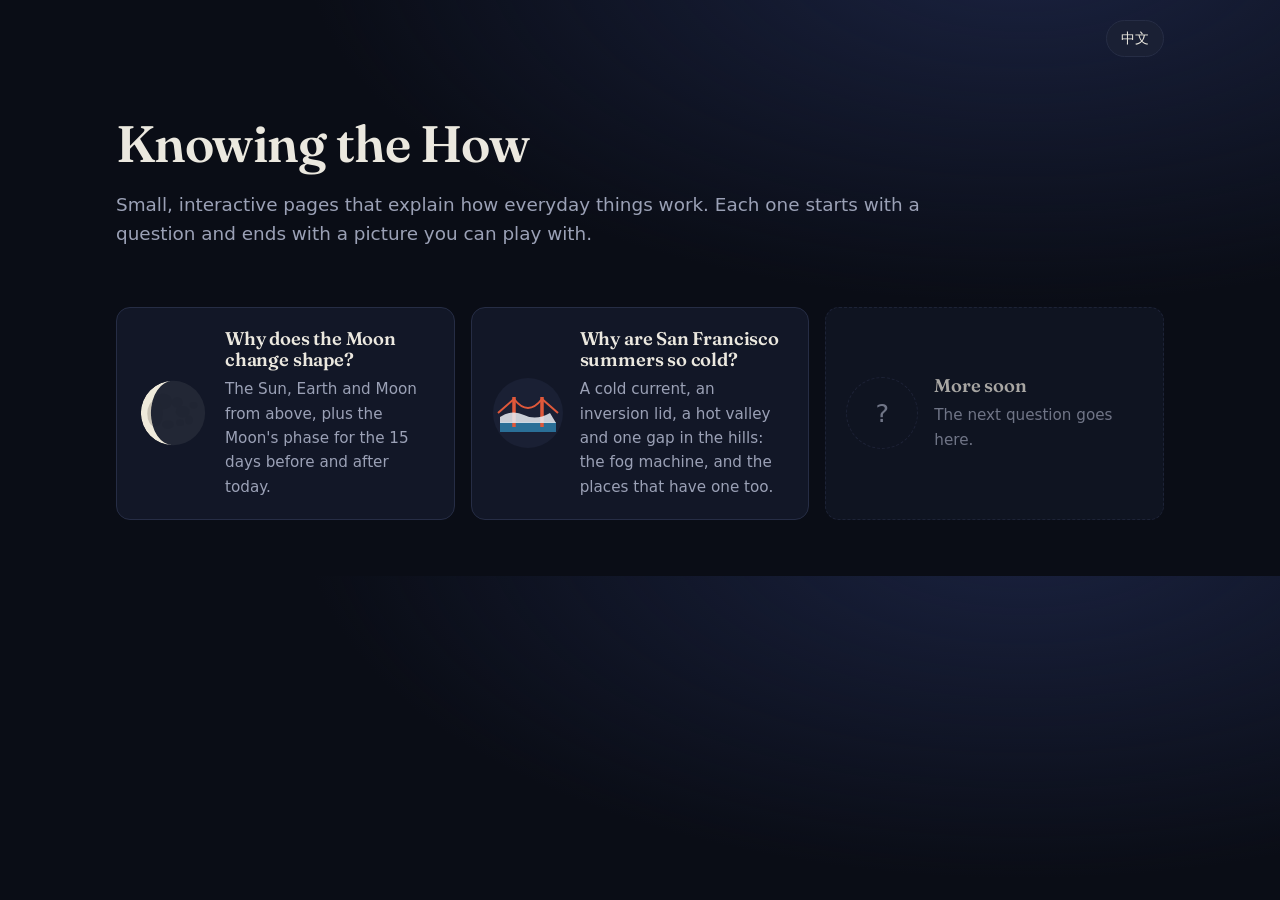
<file: index.html>
<!doctype html>
<html lang="en" data-i18n-title="site.title">
<head>
  <meta charset="utf-8">
  <meta name="viewport" content="width=device-width, initial-scale=1">
  <title>Knowing the How</title>
  <meta name="description" content="Small interactive pages that explain how everyday things actually work.">
  <link rel="preconnect" href="https://fonts.googleapis.com">
  <link rel="preconnect" href="https://fonts.gstatic.com" crossorigin>
  <link href="https://fonts.googleapis.com/css2?family=Fraunces:opsz,wght@9..144,600&display=swap" rel="stylesheet">
  <link rel="stylesheet" href="assets/style.css">
  <style>
    .hero { padding: 48px 0 40px; }
    .topbar { justify-content: flex-end; }
    .topics {
      display: grid;
      grid-template-columns: repeat(auto-fill, minmax(260px, 1fr));
      gap: 16px;
      padding-bottom: 56px;
    }
    .topic {
      display: flex;
      gap: 16px;
      align-items: center;
      text-decoration: none;
      color: inherit;
      transition: border-color .15s, transform .15s;
    }
    a.topic:hover { border-color: var(--sun); transform: translateY(-2px); }
    .topic .icon { flex: none; width: 72px; height: 72px; }
    .topic p { margin: 0; color: var(--muted); font-size: 0.95rem; }
    .topic.soon { border-style: dashed; opacity: 0.7; }
    .topic.soon .icon {
      display: grid; place-items: center;
      border: 1px dashed var(--border); border-radius: 50%;
      color: var(--muted); font-size: 1.6rem;
    }
  </style>
</head>
<body>
  <main class="wrap">
    <div class="topbar">
      <button class="lang-toggle" type="button">中文</button>
    </div>
    <header class="hero">
      <h1 data-i18n="site.title">Knowing the How</h1>
      <p class="lede" data-i18n="site.lede">Small, interactive pages that explain how everyday things work. Each one starts with a question and ends with a picture you can play with.</p>
    </header>

    <div class="topics">
      <a class="card topic" href="moon-phases/index.html">
        <div class="icon" id="tonight-moon"></div>
        <div>
          <h3 data-i18n="moon.h">Why does the Moon change shape?</h3>
          <p data-i18n="moon.p">The Sun, Earth and Moon from above, plus the Moon's phase for the 15 days before and after today.</p>
        </div>
      </a>
      <a class="card topic" href="sf-climate/index.html">
        <svg class="icon" viewBox="0 0 72 72" aria-hidden="true">
          <circle cx="36" cy="36" r="35" fill="#1a2034"/>
          <path d="M8,50 L64,50" stroke="#2a6f97" stroke-width="10"/>
          <path d="M22,50 L22,20 M50,50 L50,20" stroke="#e0583a" stroke-width="3.5"/>
          <path d="M6,36 Q22,22 22,22 Q36,40 50,22 Q66,36 66,36" fill="none" stroke="#e0583a" stroke-width="2"/>
          <path d="M8,40 Q20,32 32,38 T58,36 L64,46 L8,46 Z" fill="#e9edf2" opacity=".85"/>
        </svg>
        <div>
          <h3 data-i18n="sf.h">Why are San Francisco summers so cold?</h3>
          <p data-i18n="sf.p">A cold current, an inversion lid, a hot valley and one gap in the hills: the fog machine, and the places that have one too.</p>
        </div>
      </a>
      <div class="card topic soon">
        <div class="icon">?</div>
        <div>
          <h3 data-i18n="soon.h">More soon</h3>
          <p data-i18n="soon.p">The next question goes here.</p>
        </div>
      </div>
    </div>
  </main>

  <script src="assets/i18n.js"></script>
  <script src="assets/moon.js"></script>
  <script>
    I18n.add({
      en: {
        'site.title': 'Knowing the How',
        'site.lede': 'Small, interactive pages that explain how everyday things work. Each one starts with a question and ends with a picture you can play with.',
        'moon.h': 'Why does the Moon change shape?',
        'moon.p': "The Sun, Earth and Moon from above, plus the Moon's phase for the 15 days before and after today.",
        'moon.tonight': 'Tonight: {phase}',
        'sf.h': 'Why are San Francisco summers so cold?',
        'sf.p': 'A cold current, an inversion lid, a hot valley and one gap in the hills: the fog machine, and the places that have one too.',
        'soon.h': 'More soon',
        'soon.p': 'The next question goes here.',
        'phase.new': 'New Moon', 'phase.waxingCrescent': 'Waxing Crescent', 'phase.firstQuarter': 'First Quarter',
        'phase.waxingGibbous': 'Waxing Gibbous', 'phase.full': 'Full Moon', 'phase.waningGibbous': 'Waning Gibbous',
        'phase.lastQuarter': 'Last Quarter', 'phase.waningCrescent': 'Waning Crescent',
      },
      zh: {
        'site.title': '知其所以然',
        'site.lede': '一些小小的互动页面，解释身边事物背后的原理。每一页都从一个问题开始，最后给你一张可以动手玩的图。',
        'moon.h': '月亮为什么会有阴晴圆缺？',
        'moon.p': '从上方看太阳、地球和月亮，以及今天前后各 15 天的月相。',
        'moon.tonight': '今晚：{phase}',
        'sf.h': '旧金山的夏天为什么这么冷？',
        'sf.p': '寒流、逆温层、炎热的谷地和山间的一个缺口：一台造雾机，以及世界上其他拥有它的地方。',
        'soon.h': '敬请期待',
        'soon.p': '下一个问题，就在这里。',
        'phase.new': '新月', 'phase.waxingCrescent': '蛾眉月', 'phase.firstQuarter': '上弦月',
        'phase.waxingGibbous': '盈凸月', 'phase.full': '满月', 'phase.waningGibbous': '亏凸月',
        'phase.lastQuarter': '下弦月', 'phase.waningCrescent': '残月',
      },
    });

    const E = MoonKit.elongation(new Date());
    const drawMoon = () => {
      const phase = I18n.t('phase.' + MoonKit.phaseKey(E));
      document.getElementById('tonight-moon').innerHTML =
        MoonKit.moonSVG(E, { label: I18n.t('moon.tonight', { phase }) });
    };
    I18n.onChange(drawMoon);
    I18n.apply();
    drawMoon();
  </script>
</body>
</html>
</file>
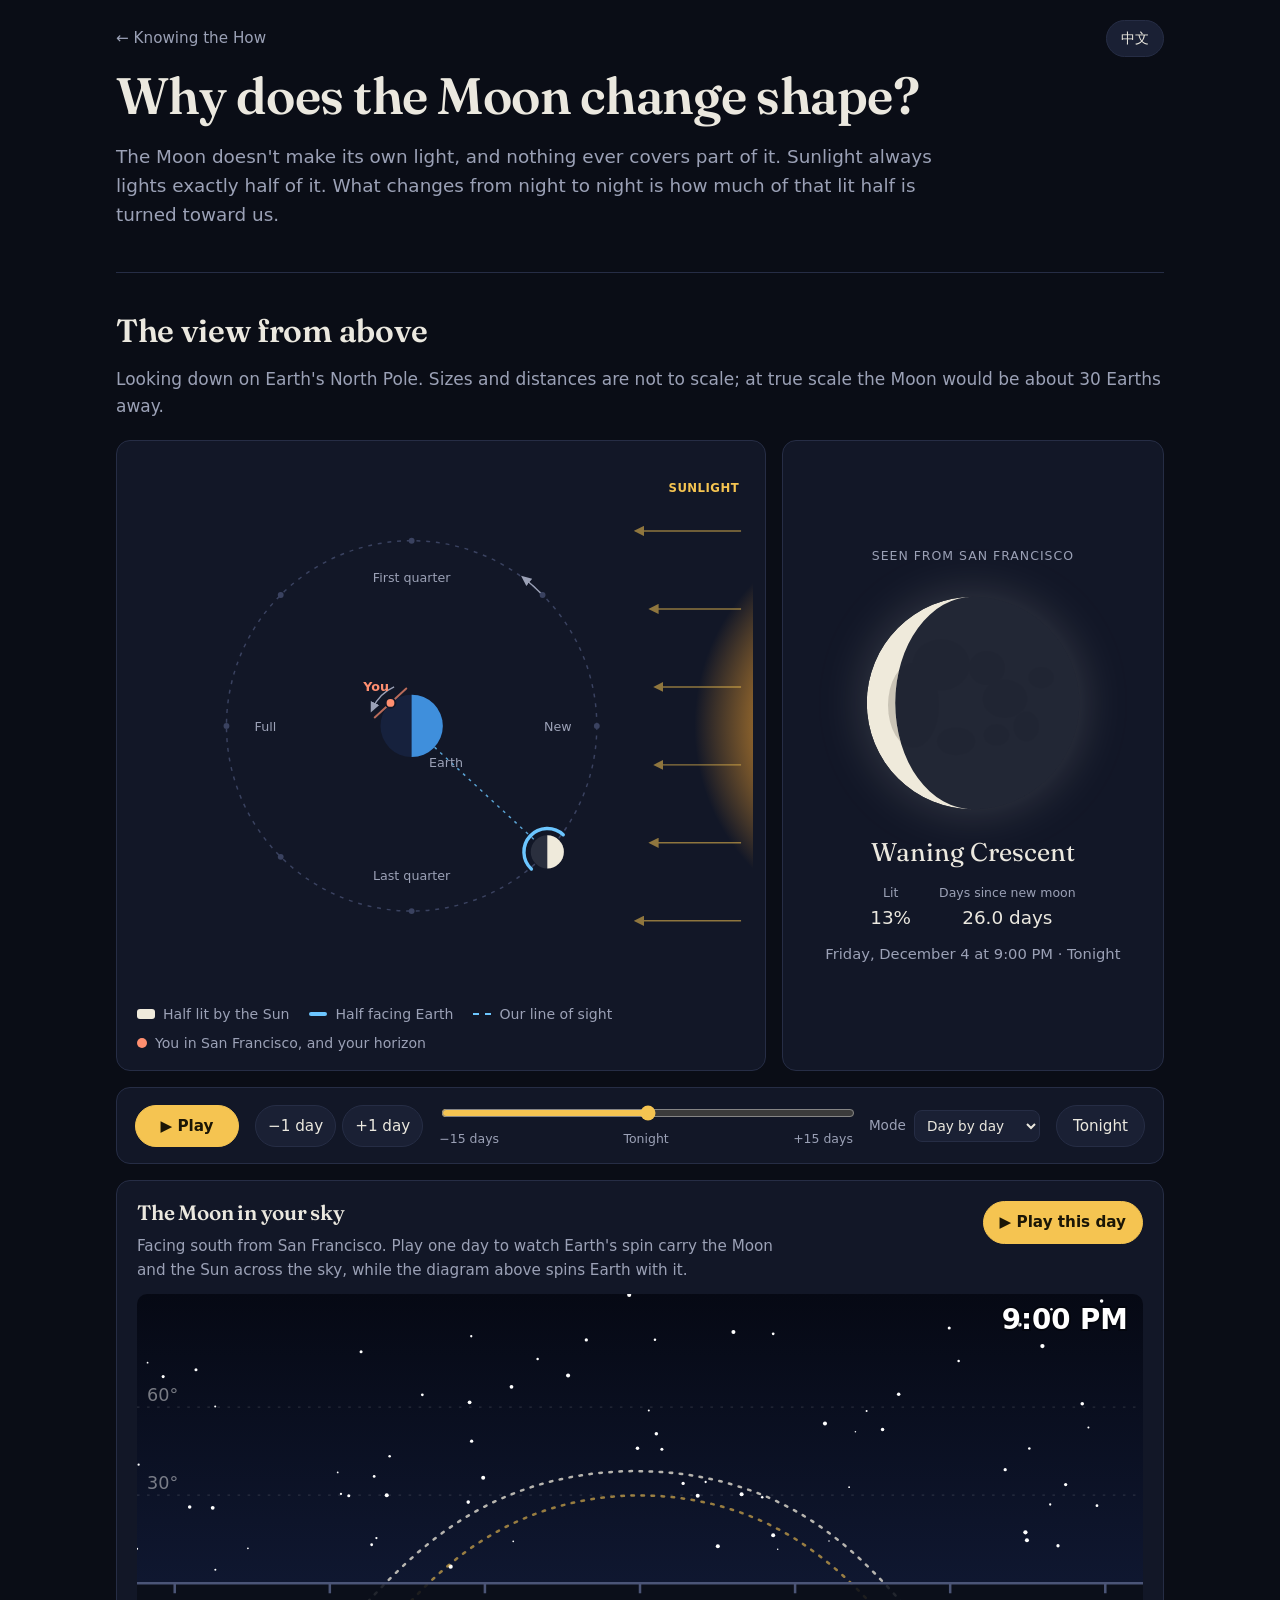
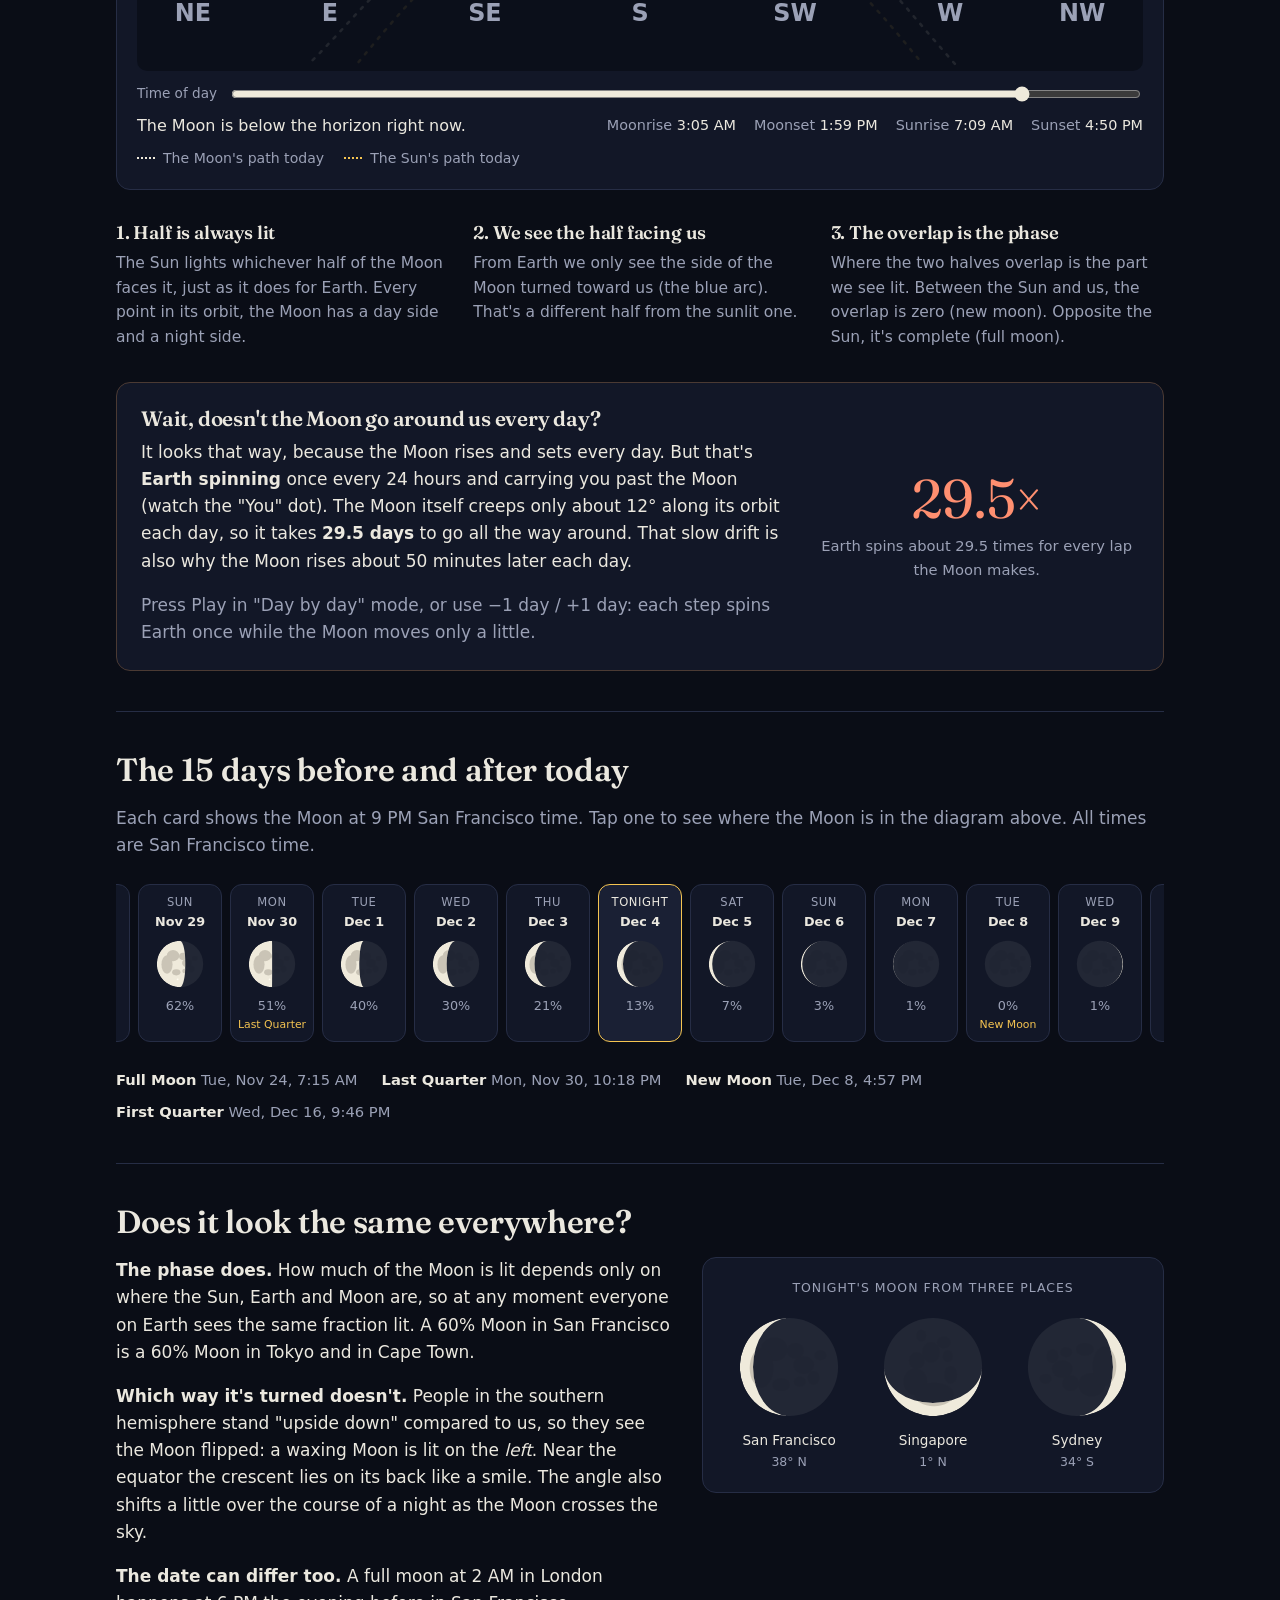
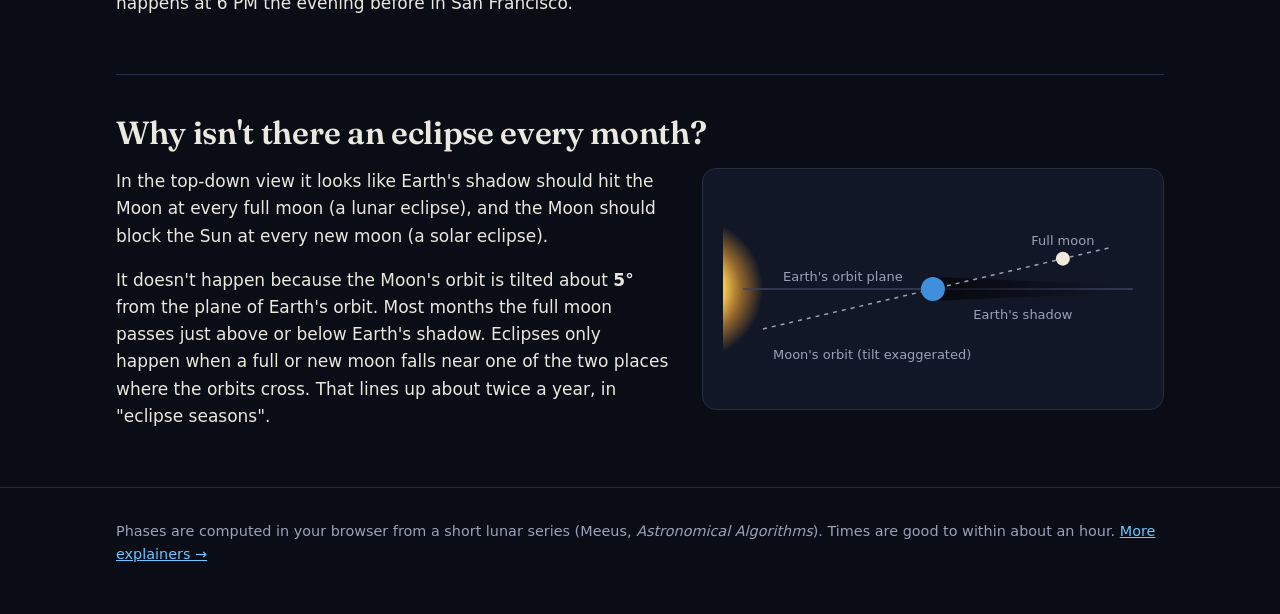
<file: moon-phases/index.html>
<!doctype html>
<html lang="en" data-i18n-title="title">
<head>
  <meta charset="utf-8">
  <meta name="viewport" content="width=device-width, initial-scale=1">
  <title>Moon Phases · Knowing the How</title>
  <meta name="description" content="Why the Moon changes shape: the Sun, Earth and Moon from above, and the Moon's phase for 15 days either side of today.">
  <link rel="preconnect" href="https://fonts.googleapis.com">
  <link rel="preconnect" href="https://fonts.gstatic.com" crossorigin>
  <link href="https://fonts.googleapis.com/css2?family=Fraunces:opsz,wght@9..144,600&display=swap" rel="stylesheet">
  <link rel="stylesheet" href="../assets/style.css">
  <link rel="stylesheet" href="moon.css">
</head>
<body>
  <main class="wrap">
    <div class="topbar">
      <a class="back" href="../index.html" data-i18n="back">← Knowing the How</a>
      <button class="lang-toggle" type="button">中文</button>
    </div>

    <header class="page">
      <h1 data-i18n="h1">Why does the Moon change shape?</h1>
      <p class="lede" data-i18n="lede">The Moon doesn't make its own light, and nothing ever covers part of it. Sunlight always lights exactly half of it. What changes from night to night is how much of that lit half is turned toward us.</p>
    </header>

    <!-- 1. The geometry -->
    <section id="geometry">
      <h2 data-i18n="geo.h2">The view from above</h2>
      <p class="muted" data-i18n="geo.note">Looking down on Earth's North Pole. Sizes and distances are not to scale; at true scale the Moon would be about 30 Earths away.</p>

      <div class="stage">
        <div class="card diagram-card">
          <svg id="orbit" viewBox="0 0 640 560" role="img" aria-labelledby="orbit-title">
            <title id="orbit-title" data-i18n="svg.title">Top-down diagram of the Sun, Earth and Moon</title>
            <defs>
              <radialGradient id="sun-glow">
                <stop offset="0%" stop-color="#fff4c8"/>
                <stop offset="45%" stop-color="#f5c451"/>
                <stop offset="70%" stop-color="#f0a030" stop-opacity="0.55"/>
                <stop offset="100%" stop-color="#f0a030" stop-opacity="0"/>
              </radialGradient>
              <marker id="ray-head" viewBox="0 0 10 10" refX="8" refY="5" markerWidth="7" markerHeight="7" orient="auto-start-reverse">
                <path d="M0,0 L10,5 L0,10 z" fill="#f5c451"/>
              </marker>
              <marker id="orbit-head" viewBox="0 0 10 10" refX="5" refY="5" markerWidth="8" markerHeight="8" orient="auto">
                <path d="M0,1 L9,5 L0,9 z" fill="#9ba1b6"/>
              </marker>
            </defs>

            <!-- Sun, off to the right -->
            <circle cx="790" cy="280" r="210" fill="url(#sun-glow)"/>
            <text x="626" y="40" class="svg-label sun-label" text-anchor="end" data-i18n="svg.sunlight">Sunlight</text>
            <g class="rays">
              <line x1="628" y1="80" x2="520" y2="80"/>
              <line x1="628" y1="160" x2="535" y2="160"/>
              <line x1="628" y1="240" x2="540" y2="240"/>
              <line x1="628" y1="320" x2="540" y2="320"/>
              <line x1="628" y1="400" x2="535" y2="400"/>
              <line x1="628" y1="480" x2="520" y2="480"/>
            </g>

            <!-- Moon's orbit -->
            <circle cx="290" cy="280" r="190" class="orbit-path"/>
            <path d="M 424.35,145.65 A 190 190 0 0 0 406,129" class="orbit-dir" marker-end="url(#orbit-head)"/>
            <g class="ticks" id="ticks"></g>
            <text x="440" y="285" class="svg-label" text-anchor="middle" data-i18n="svg.new">New</text>
            <text x="290" y="132" class="svg-label" text-anchor="middle" data-i18n="svg.first">First quarter</text>
            <text x="140" y="285" class="svg-label" text-anchor="middle" data-i18n="svg.full">Full</text>
            <text x="290" y="438" class="svg-label" text-anchor="middle" data-i18n="svg.last">Last quarter</text>

            <!-- Line of sight -->
            <line id="sightline" x1="290" y1="280" x2="290" y2="280" class="sightline"/>

            <!-- Earth: the half facing the Sun is day -->
            <g transform="translate(290 280)">
              <circle r="32" fill="#16213d"/>
              <path d="M0,-32 A32,32 0 0 1 0,32 Z" fill="#3f8fdc"/>
              <path d="M -18,-40 A 44 44 0 0 0 -40,-18" class="spin" marker-end="url(#orbit-head)"/>
            </g>
            <text id="earth-label" x="290" y="336" class="svg-label" text-anchor="middle" data-i18n="svg.earth">Earth</text>

            <!-- You, carried around once a day by Earth's spin -->
            <g id="observer">
              <line id="horizon" class="horizon"/>
              <circle id="you-dot" r="5" class="you-dot"/>
              <text id="you-label" class="svg-label you-label" text-anchor="middle" data-i18n="svg.you">You</text>
            </g>

            <!-- Moon: lit half always faces the Sun; the blue arc is the half facing Earth -->
            <g id="moon-g" transform="translate(480 280)">
              <circle r="17" fill="#2a2f3e"/>
              <path d="M0,-17 A17,17 0 0 1 0,17 Z" fill="#efeadb"/>
              <g id="near-arc">
                <path d="M0,-24 A24,24 0 0 0 0,24" class="near-arc"/>
              </g>
            </g>
          </svg>

          <ul class="legend">
            <li><span class="sw sw-lit"></span><span data-i18n="legend.lit">Half lit by the Sun</span></li>
            <li><span class="sw sw-near"></span><span data-i18n="legend.near">Half facing Earth</span></li>
            <li><span class="sw sw-sight"></span><span data-i18n="legend.sight">Our line of sight</span></li>
            <li><span class="sw sw-you"></span><span data-i18n="legend.you">You in San Francisco, and your horizon</span></li>
          </ul>
        </div>

        <div class="card view-card">
          <div class="view-title" data-i18n="view.title">Seen from San Francisco</div>
          <div id="view-moon" class="view-moon"></div>
          <div id="phase-name" class="phase-name">–</div>
          <dl class="stats">
            <div><dt data-i18n="stat.lit">Lit</dt><dd id="phase-pct">–</dd></div>
            <div><dt data-i18n="stat.age">Days since new moon</dt><dd id="phase-age">–</dd></div>
          </dl>
          <div id="phase-date" class="phase-date">–</div>
        </div>
      </div>

      <div class="controls card">
        <button id="play" class="primary" type="button">▶ Play</button>
        <div class="step-btns">
          <button id="prev-day" type="button" data-i18n="prevDay" data-i18n-attr="aria-label:prevDay.aria">−1 day</button>
          <button id="next-day" type="button" data-i18n="nextDay" data-i18n-attr="aria-label:nextDay.aria">+1 day</button>
        </div>
        <div class="slider-wrap">
          <input id="slider" type="range" min="-15" max="15" step="0.01" value="0" data-i18n-attr="aria-label:slider.aria">
          <div class="slider-scale">
            <span data-i18n="scale.minus">−15 days</span>
            <span data-i18n="tonight">Tonight</span>
            <span data-i18n="scale.plus">+15 days</span>
          </div>
        </div>
        <label class="speed">
          <span data-i18n="speed">Mode</span>
          <select id="speed">
            <option value="step" data-i18n="speed.step" selected>Day by day</option>
            <option value="0.25" data-i18n="speed.slow">6 hours / sec</option>
            <option value="1" data-i18n="speed.mid">1 day / sec</option>
            <option value="3" data-i18n="speed.fast">3 days / sec</option>
          </select>
        </label>
        <button id="today" type="button" data-i18n="tonight">Tonight</button>
      </div>

      <div class="card sky-card">
        <div class="sky-head">
          <div>
            <h3 data-i18n="sky.h">The Moon in your sky</h3>
            <p class="muted" data-i18n="sky.note">Facing south from San Francisco. Play one day to watch Earth's spin carry the Moon and the Sun across the sky, while the diagram above spins Earth with it.</p>
          </div>
          <button id="sky-play" class="primary" type="button">▶ Play this day</button>
        </div>
        <svg id="sky" viewBox="0 0 800 300" role="img" aria-labelledby="sky-title">
          <title id="sky-title" data-i18n="sky.title">The sky facing south from San Francisco</title>
          <defs>
            <linearGradient id="sky-grad" x1="0" y1="0" x2="0" y2="1">
              <stop id="sky-top" offset="0" stop-color="#060914"/>
              <stop id="sky-bottom" offset="1" stop-color="#0f1730"/>
            </linearGradient>
            <radialGradient id="sky-sun-glow">
              <stop offset="0%" stop-color="#fff6d0"/>
              <stop offset="40%" stop-color="#f5c451"/>
              <stop offset="100%" stop-color="#f5c451" stop-opacity="0"/>
            </radialGradient>
          </defs>
          <rect width="800" height="230" fill="url(#sky-grad)"/>
          <g id="stars" class="stars"></g>
          <g id="alt-grid" class="alt-grid"></g>
          <path id="sun-track" class="sun-track"/>
          <path id="moon-track" class="moon-track"/>
          <g id="sky-sun"><circle r="26" fill="url(#sky-sun-glow)"/><circle r="10" fill="#fff1bf"/></g>
          <g id="sky-moon"></g>
          <rect y="230" width="800" height="70" class="ground"/>
          <line x1="0" x2="800" y1="230" y2="230" class="horizon-line"/>
          <g id="compass" class="compass"></g>
          <text id="sky-clock" x="788" y="28" class="sky-clock" text-anchor="end">–</text>
        </svg>
        <div class="sky-foot">
          <label class="time-of-day">
            <span data-i18n="sky.time">Time of day</span>
            <input id="sky-time" type="range" min="0" max="23.98" step="0.01" value="21" data-i18n-attr="aria-label:sky.time">
          </label>
          <div id="sky-status" class="sky-status">–</div>
          <ul id="sky-times" class="sky-times"></ul>
          <ul class="legend sky-legend">
            <li><span class="sw sw-moon-track"></span><span data-i18n="sky.moonPath">The Moon's path today</span></li>
            <li><span class="sw sw-sun-track"></span><span data-i18n="sky.sunPath">The Sun's path today</span></li>
          </ul>
        </div>
      </div>

      <div class="explain">
        <div>
          <h3 data-i18n="ex1.h">1. Half is always lit</h3>
          <p data-i18n="ex1.p">The Sun lights whichever half of the Moon faces it, just as it does for Earth. Every point in its orbit, the Moon has a day side and a night side.</p>
        </div>
        <div>
          <h3 data-i18n="ex2.h">2. We see the half facing us</h3>
          <p data-i18n="ex2.p">From Earth we only see the side of the Moon turned toward us (the blue arc). That's a different half from the sunlit one.</p>
        </div>
        <div>
          <h3 data-i18n="ex3.h">3. The overlap is the phase</h3>
          <p data-i18n="ex3.p">Where the two halves overlap is the part we see lit. Between the Sun and us, the overlap is zero (new moon). Opposite the Sun, it's complete (full moon).</p>
        </div>
      </div>

      <div class="card daily">
        <div class="daily-text">
          <h3 data-i18n="daily.h">Wait, doesn't the Moon go around us every day?</h3>
          <p data-i18n="daily.p">It looks that way, because the Moon rises and sets every day. But that's <strong>Earth spinning</strong> once every 24 hours and carrying you past the Moon (watch the "You" dot). The Moon itself creeps only about 12° along its orbit each day, so it takes <strong>29.5 days</strong> to go all the way around. That slow drift is also why the Moon rises about 50 minutes later each day.</p>
          <p class="muted" data-i18n="daily.tip">Press Play in "Day by day" mode, or use −1 day / +1 day: each step spins Earth once while the Moon moves only a little.</p>
        </div>
        <div class="daily-stat">
          <div class="big">29.5×</div>
          <div class="muted" data-i18n="daily.bigLabel">Earth spins about 29.5 times for every lap the Moon makes.</div>
        </div>
      </div>
    </section>

    <!-- 2. ±15 days -->
    <section id="calendar">
      <h2 data-i18n="cal.h2">The 15 days before and after today</h2>
      <p class="muted" data-i18n="cal.note">Each card shows the Moon at 9 PM San Francisco time. Tap one to see where the Moon is in the diagram above. All times are San Francisco time.</p>
      <div id="strip" class="strip" role="list"></div>
      <ul id="events" class="events"></ul>
    </section>

    <!-- 3. Location -->
    <section id="location">
      <h2 data-i18n="loc.h2">Does it look the same everywhere?</h2>
      <div class="two-col">
        <div>
          <p data-i18n="loc.p1"><strong>The phase does.</strong> How much of the Moon is lit depends only on where the Sun, Earth and Moon are, so at any moment everyone on Earth sees the same fraction lit. A 60% Moon in San Francisco is a 60% Moon in Tokyo and in Cape Town.</p>
          <p data-i18n="loc.p2"><strong>Which way it's turned doesn't.</strong> People in the southern hemisphere stand "upside down" compared to us, so they see the Moon flipped: a waxing Moon is lit on the <em>left</em>. Near the equator the crescent lies on its back like a smile. The angle also shifts a little over the course of a night as the Moon crosses the sky.</p>
          <p data-i18n="loc.p3"><strong>The date can differ too.</strong> A full moon at 2 AM in London happens at 6 PM the evening before in San Francisco.</p>
        </div>
        <div class="card hemi">
          <div class="view-title" data-i18n="loc.cardTitle">Tonight's Moon from three places</div>
          <div id="hemi" class="hemi-row"></div>
        </div>
      </div>
    </section>

    <!-- 4. Eclipses -->
    <section id="eclipse">
      <h2 data-i18n="ecl.h2">Why isn't there an eclipse every month?</h2>
      <div class="two-col">
        <div>
          <p data-i18n="ecl.p1">In the top-down view it looks like Earth's shadow should hit the Moon at every full moon (a lunar eclipse), and the Moon should block the Sun at every new moon (a solar eclipse).</p>
          <p data-i18n="ecl.p2">It doesn't happen because the Moon's orbit is tilted about <strong>5°</strong> from the plane of Earth's orbit. Most months the full moon passes just above or below Earth's shadow. Eclipses only happen when a full or new moon falls near one of the two places where the orbits cross. That lines up about twice a year, in "eclipse seasons".</p>
        </div>
        <div class="card">
          <svg viewBox="0 0 420 200" role="img" aria-labelledby="tilt-title" class="tilt-svg">
            <title id="tilt-title" data-i18n="ecl.svgTitle">Side view: the Moon's tilted orbit usually misses Earth's shadow</title>
            <defs>
              <linearGradient id="shadow-fade" x1="0" x2="1">
                <stop offset="0%" stop-color="#000" stop-opacity="0.65"/>
                <stop offset="100%" stop-color="#000" stop-opacity="0"/>
              </linearGradient>
            </defs>
            <circle cx="-30" cy="100" r="70" fill="url(#sun-glow)"/>
            <line x1="20" y1="100" x2="410" y2="100" class="plane"/>
            <text x="60" y="92" class="svg-label" data-i18n="ecl.plane">Earth's orbit plane</text>
            <polygon points="210,88 400,96 400,104 210,112" fill="url(#shadow-fade)"/>
            <line x1="40" y1="140" x2="390" y2="58" class="tilted"/>
            <text x="50" y="170" class="svg-label" data-i18n="ecl.moonOrbit">Moon's orbit (tilt exaggerated)</text>
            <circle cx="210" cy="100" r="12" fill="#3f8fdc"/>
            <circle cx="340" cy="69.7" r="7" fill="#efeadb"/>
            <text x="340" y="56" class="svg-label" text-anchor="middle" data-i18n="ecl.full">Full moon</text>
            <text x="300" y="130" class="svg-label" text-anchor="middle" data-i18n="ecl.shadow">Earth's shadow</text>
          </svg>
        </div>
      </div>
    </section>
  </main>

  <footer>
    <div class="wrap">
      <span data-i18n="footer">Phases are computed in your browser from a short lunar series (Meeus, <em>Astronomical Algorithms</em>). Times are good to within about an hour.</span>
      <a href="../index.html" data-i18n="footer.more">More explainers →</a>
    </div>
  </footer>

  <script src="../assets/i18n.js"></script>
  <script src="../assets/moon.js"></script>
  <script src="strings.js"></script>
  <script src="moon.js"></script>
</body>
</html>
</file>
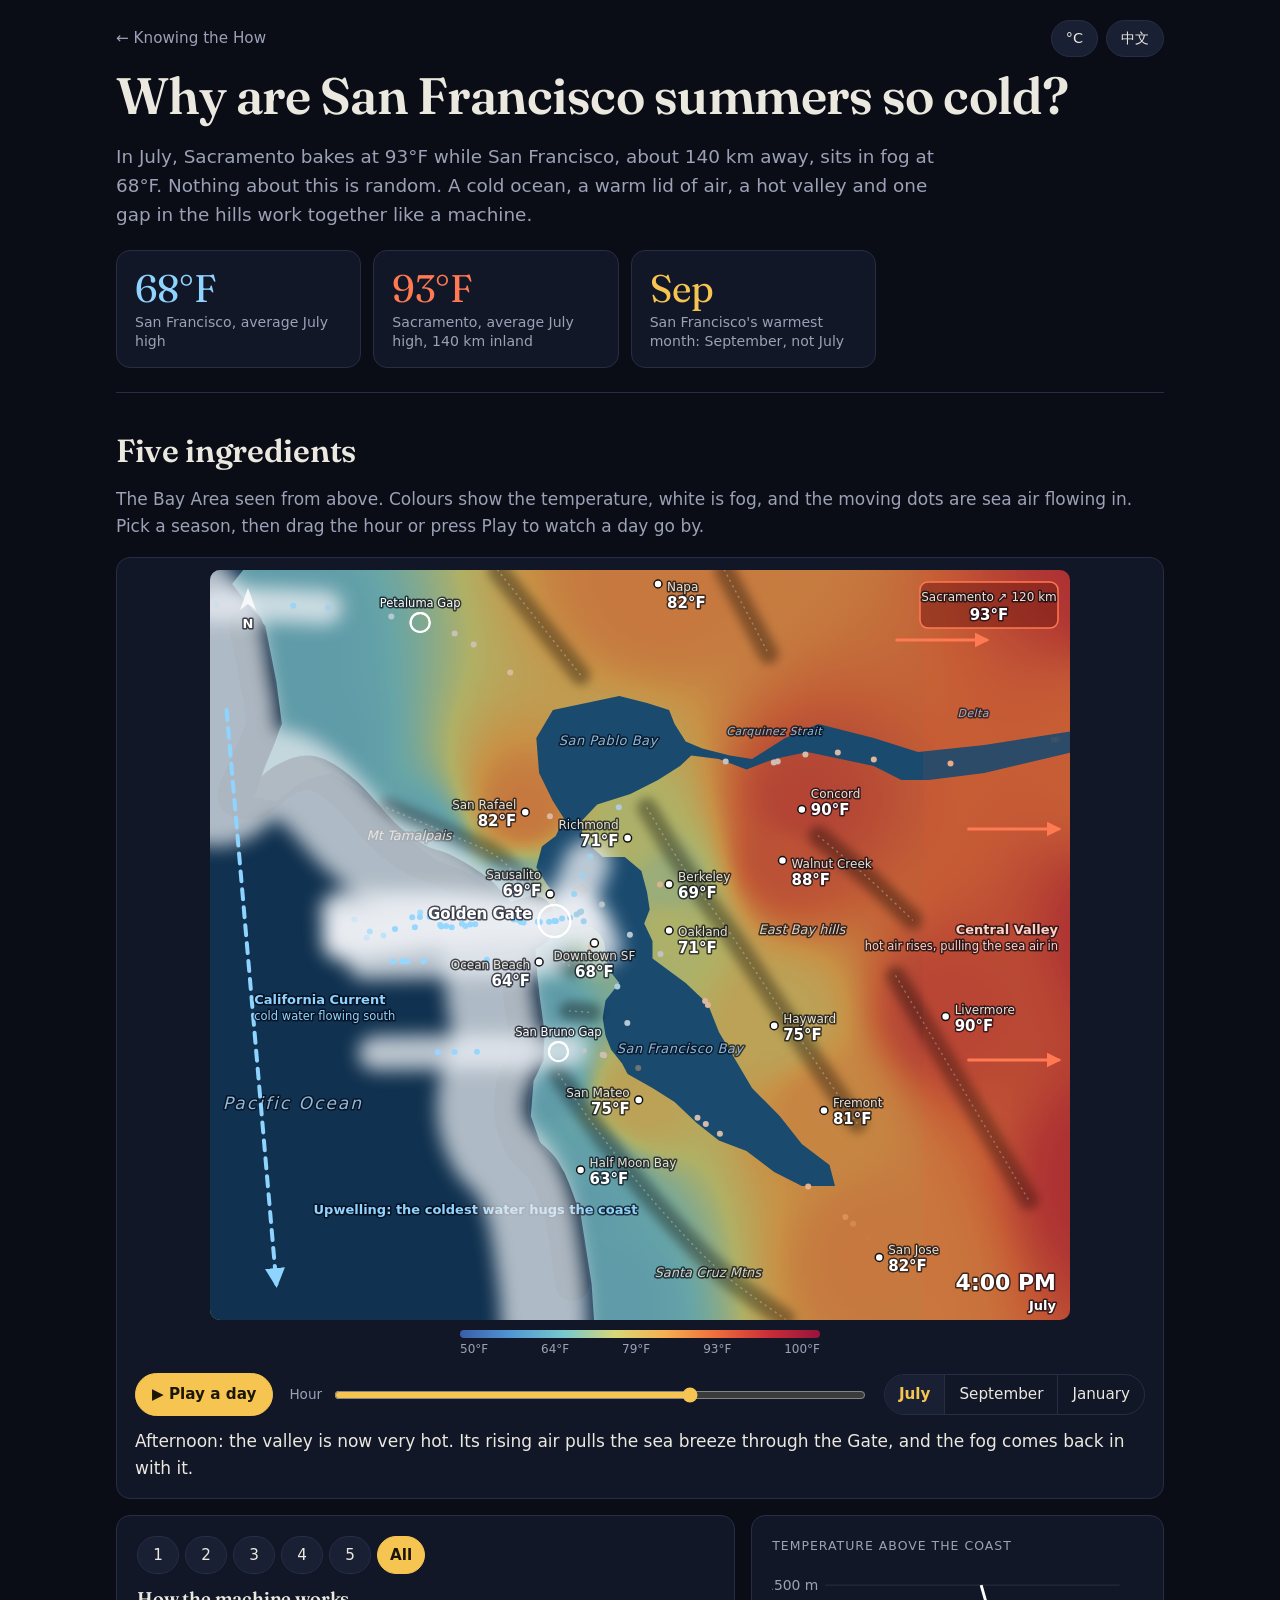
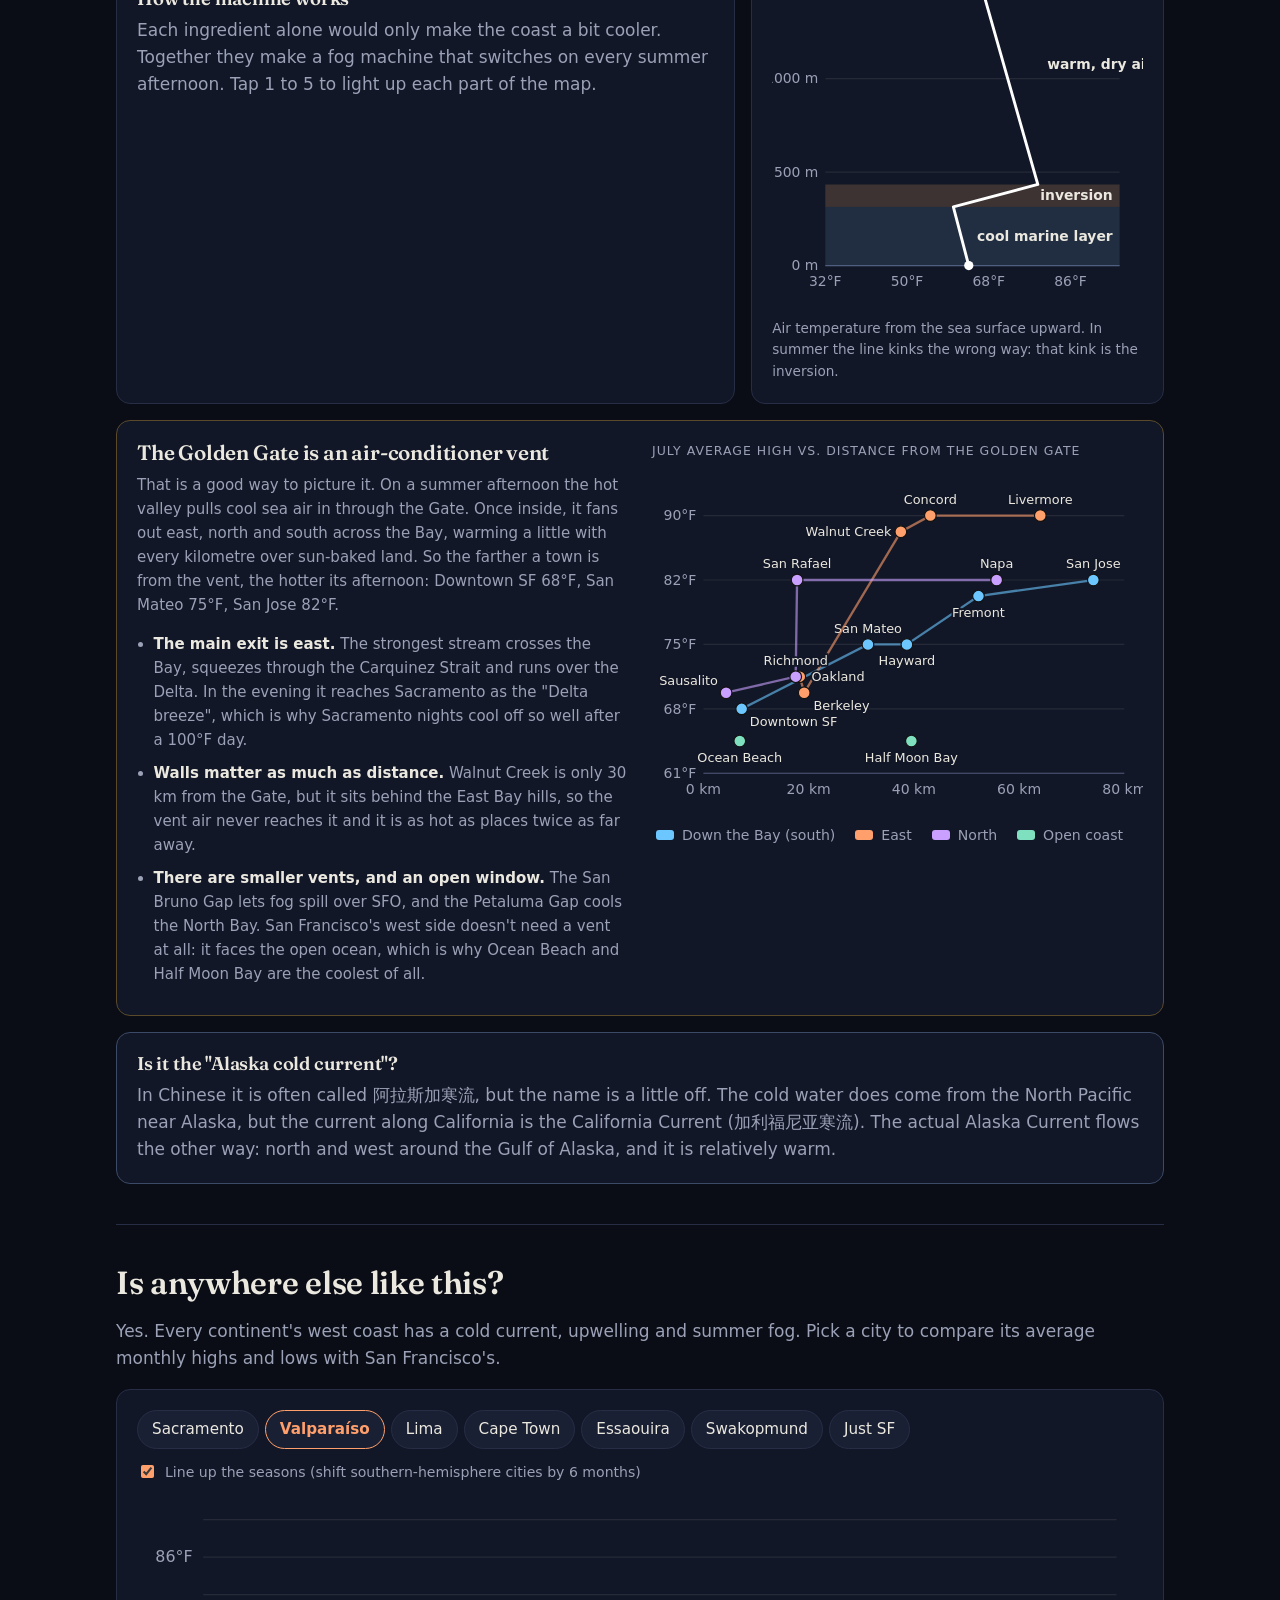
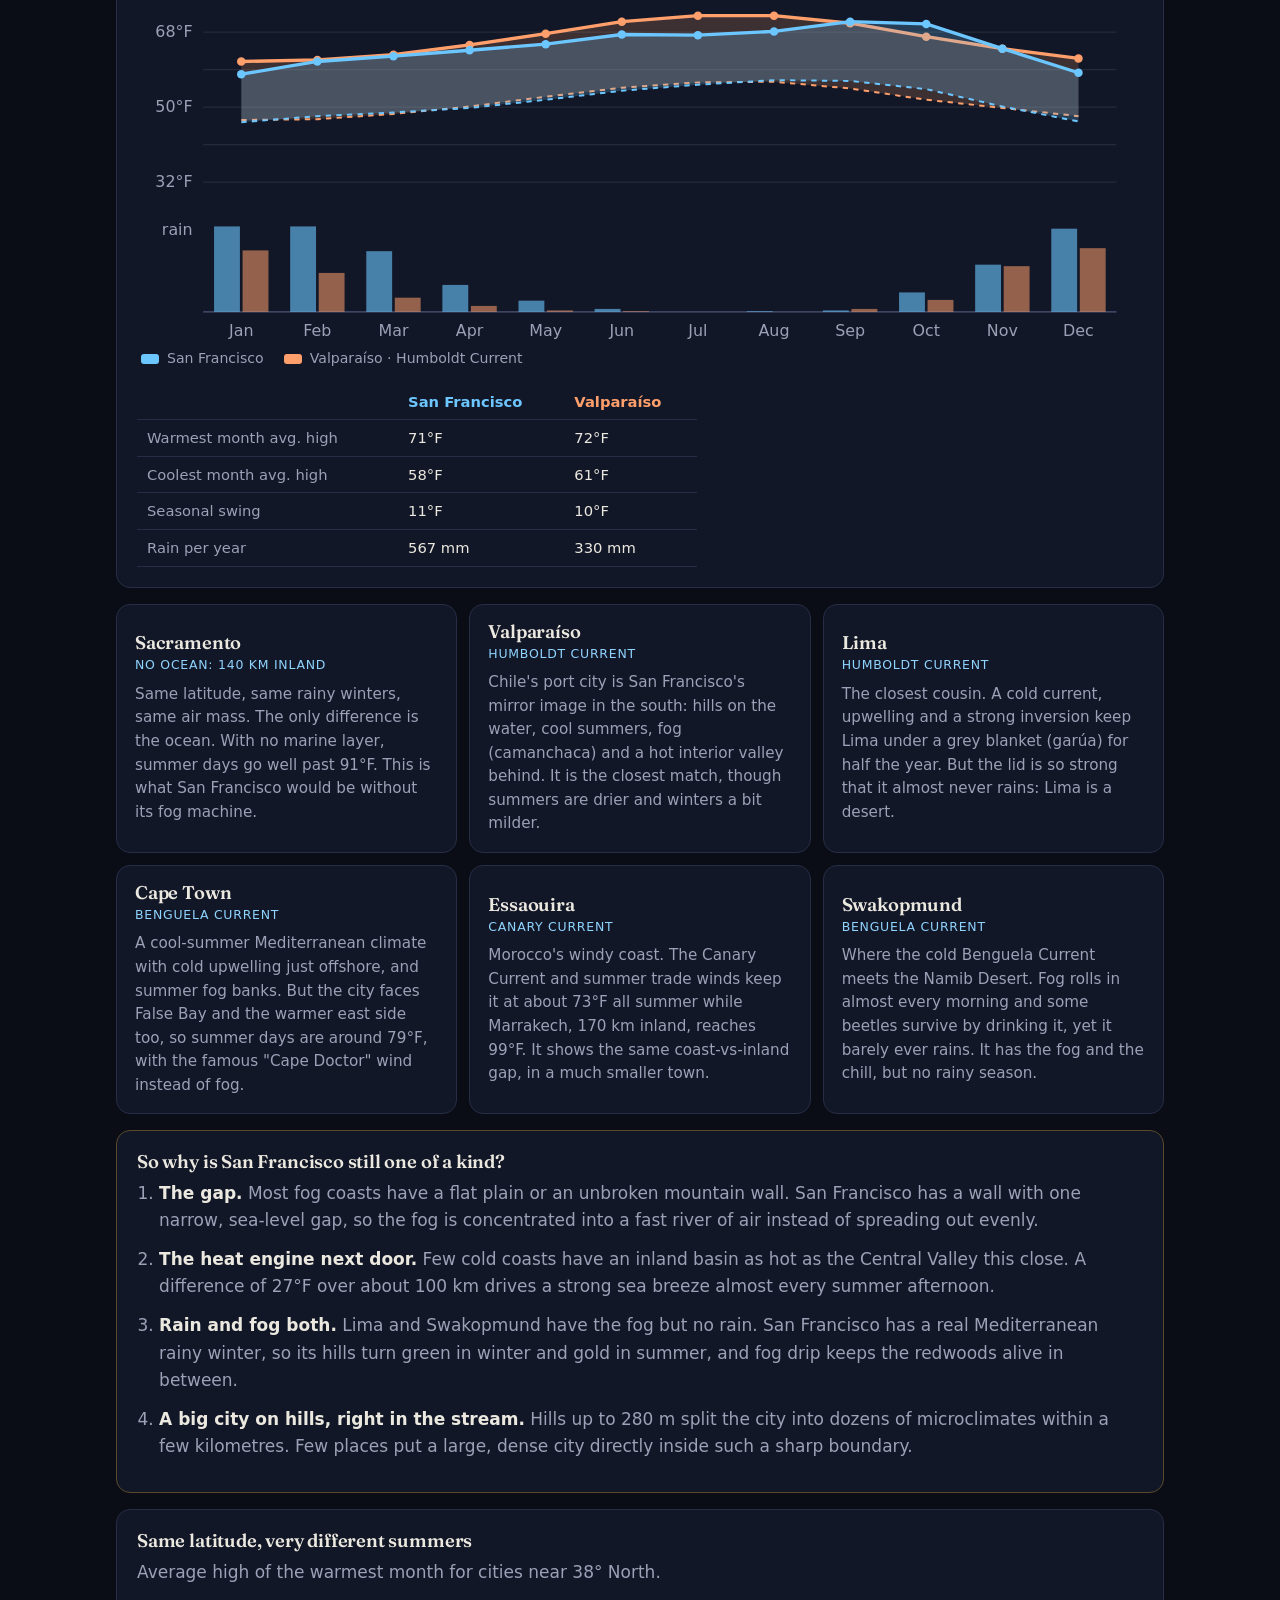
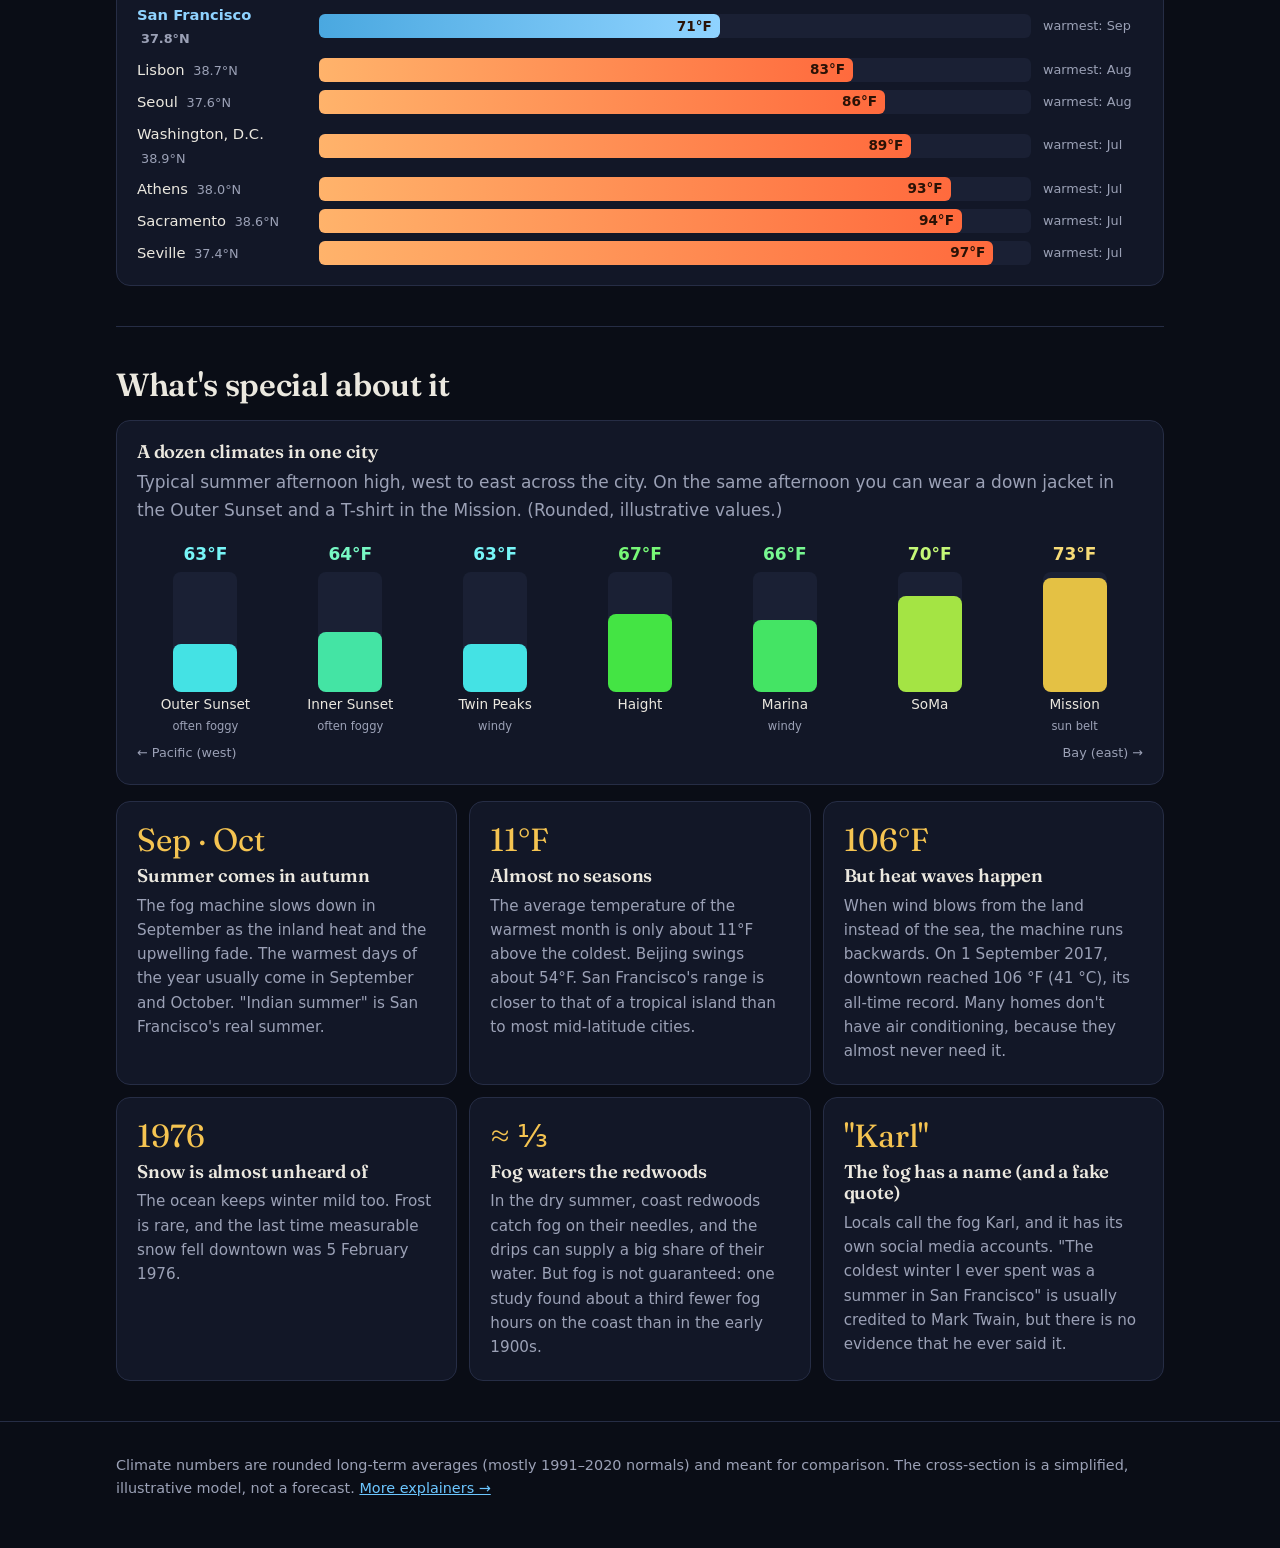
<file: sf-climate/index.html>
<!doctype html>
<html lang="en" data-i18n-title="title">
<head>
  <meta charset="utf-8">
  <meta name="viewport" content="width=device-width, initial-scale=1">
  <title>San Francisco's Climate · Knowing the How</title>
  <meta name="description" content="Why San Francisco has cool, foggy summers: the cold California Current, upwelling, the inversion lid, inland heat and the Golden Gate.">
  <link rel="preconnect" href="https://fonts.googleapis.com">
  <link rel="preconnect" href="https://fonts.gstatic.com" crossorigin>
  <link href="https://fonts.googleapis.com/css2?family=Fraunces:opsz,wght@9..144,600&display=swap" rel="stylesheet">
  <link rel="stylesheet" href="../assets/style.css">
  <link rel="stylesheet" href="climate.css">
</head>
<body>
  <main class="wrap">
    <div class="topbar">
      <a class="back" href="../index.html" data-i18n="back">← Knowing the How</a>
      <div class="topbar-right">
        <button class="unit-toggle" type="button" id="unit-toggle">°F</button>
        <button class="lang-toggle" type="button">中文</button>
      </div>
    </div>

    <header class="page">
      <h1 data-i18n="h1">Why are San Francisco summers so cold?</h1>
      <p class="lede" data-i18n="lede"></p>
      <div class="hero-stats">
        <div class="card stat"><div class="big" data-temp="20"></div><div class="muted" data-i18n="hero.sf"></div></div>
        <div class="card stat hot"><div class="big" data-temp="34"></div><div class="muted" data-i18n="hero.sac"></div></div>
        <div class="card stat"><div class="big" data-i18n="hero.sepBig">Sep</div><div class="muted" data-i18n="hero.sep"></div></div>
      </div>
    </header>

    <!-- 1. The recipe -->
    <section id="recipe">
      <h2 data-i18n="rec.h2">Five ingredients</h2>
      <p class="muted" data-i18n="rec.note"></p>

      <div class="card section-card">
        <div class="map-wrap">
          <canvas id="heat" width="860" height="750" aria-hidden="true"></canvas>
          <svg id="map" viewBox="0 0 860 750" role="img" aria-labelledby="map-title">
            <title id="map-title" data-i18n="map.title">Map of the San Francisco Bay Area seen from above</title>
            <defs>
              <filter id="fog-blur" filterUnits="userSpaceOnUse" x="-60" y="-60" width="980" height="870"><feGaussianBlur stdDeviation="9"/></filter>
              <filter id="ridge-blur" filterUnits="userSpaceOnUse" x="-60" y="-60" width="980" height="870"><feGaussianBlur stdDeviation="5"/></filter>
              <marker id="arr-cold" viewBox="0 0 10 10" refX="8" refY="5" markerWidth="5" markerHeight="5" orient="auto"><path d="M0,0 L10,5 L0,10 z" fill="#8fd3ff"/></marker>
              <marker id="arr-hot" viewBox="0 0 10 10" refX="8" refY="5" markerWidth="5" markerHeight="5" orient="auto"><path d="M0,0 L10,5 L0,10 z" fill="#ff7a52"/></marker>
            </defs>
            <g id="water"></g>
            <g class="hl" data-step="2" id="upwell"></g>
            <g class="hl" data-step="3" id="ridges"></g>
            <g id="fog-g" filter="url(#fog-blur)"></g>
            <g id="particles"></g>
            <rect id="night" width="860" height="750" fill="#050816" pointer-events="none"/>
            <g id="water-labels"></g>
            <g class="hl" data-step="1" id="current"></g>
            <g class="hl" data-step="4" id="valley"></g>
            <g class="hl" data-step="5" id="vents"></g>
            <g id="places"></g>
            <g id="compass-g"></g>
            <text id="map-clock" x="846" y="720" class="map-clock" text-anchor="end"></text>
            <text id="map-season" x="846" y="740" class="map-label" text-anchor="end"></text>
          </svg>
        </div>
        <div class="heat-scale" id="heat-scale"></div>

        <div class="xs-controls">
          <button id="day-play" class="primary" type="button" data-i18n="play">▶ Play a day</button>
          <label class="hour">
            <span data-i18n="hour"></span>
            <input id="hour" type="range" min="0" max="23.75" step="0.25" value="16">
          </label>
          <div class="seg" id="season" role="group">
            <button type="button" data-season="jul" data-i18n="season.jul"></button>
            <button type="button" data-season="sep" data-i18n="season.sep"></button>
            <button type="button" data-season="jan" data-i18n="season.jan"></button>
          </div>
        </div>
        <p id="xs-caption" class="xs-caption"></p>
      </div>

      <div class="recipe-grid">
        <div class="card steps-card">
          <div class="step-btns" id="step-btns" role="tablist">
            <button type="button" data-step="1">1</button>
            <button type="button" data-step="2">2</button>
            <button type="button" data-step="3">3</button>
            <button type="button" data-step="4">4</button>
            <button type="button" data-step="5">5</button>
            <button type="button" data-step="0" data-i18n="steps.all"></button>
          </div>
          <h3 id="step-h"></h3>
          <div id="step-body" class="step-body"></div>
        </div>
        <div class="card profile-card">
          <div class="view-title" data-i18n="prof.title"></div>
          <svg id="profile" viewBox="0 0 320 300" role="img" aria-labelledby="prof-t">
            <title id="prof-t" data-i18n="prof.title"></title>
          </svg>
          <p class="muted small" data-i18n="prof.note"></p>
        </div>
      </div>

      <div class="card vent">
        <div class="vent-text">
          <h3 data-i18n="vent.h"></h3>
          <p data-i18n="vent.p"></p>
          <ul>
            <li data-i18n="vent.1"></li>
            <li data-i18n="vent.2"></li>
            <li data-i18n="vent.3"></li>
          </ul>
        </div>
        <div>
          <div class="view-title" data-i18n="vent.chartTitle"></div>
          <svg id="vent-chart" viewBox="0 0 420 300" role="img" aria-labelledby="vent-t"><title id="vent-t" data-i18n="vent.chartTitle"></title></svg>
          <div class="chart-legend" id="vent-legend"></div>
        </div>
      </div>

      <div class="card callout">
        <h3 data-i18n="alaska.h"></h3>
        <p data-i18n="alaska.p"></p>
      </div>
    </section>

    <!-- 2. Look-alikes -->
    <section id="alike">
      <h2 data-i18n="al.h2"></h2>
      <p class="muted" data-i18n="al.note"></p>

      <div class="card chart-card">
        <div class="chips" id="cities" role="group"></div>
        <label class="align"><input type="checkbox" id="align" checked> <span data-i18n="al.align"></span></label>
        <svg id="chart" viewBox="0 0 760 340" role="img" aria-labelledby="chart-t">
          <title id="chart-t" data-i18n="al.chartTitle"></title>
        </svg>
        <div class="chart-legend" id="chart-legend"></div>
        <div class="compare" id="compare"></div>
      </div>

      <div class="alike-grid" id="alike-cards"></div>

      <div class="card unique">
        <h3 data-i18n="un.h"></h3>
        <ol>
          <li data-i18n="un.1"></li>
          <li data-i18n="un.2"></li>
          <li data-i18n="un.3"></li>
          <li data-i18n="un.4"></li>
        </ol>
      </div>

      <div class="card lat-card">
        <h3 data-i18n="lat.h"></h3>
        <p class="muted" data-i18n="lat.note"></p>
        <div id="lat-bars" class="lat-bars"></div>
      </div>
    </section>

    <!-- 3. What's special -->
    <section id="special">
      <h2 data-i18n="sp.h2"></h2>

      <div class="card micro">
        <h3 data-i18n="mc.h"></h3>
        <p class="muted" data-i18n="mc.note"></p>
        <div id="micro" class="micro-strip"></div>
        <div class="micro-axis"><span data-i18n="mc.west"></span><span data-i18n="mc.east"></span></div>
      </div>

      <div class="fact-grid">
        <div class="card fact"><div class="fact-big" data-i18n="f1.big"></div><h3 data-i18n="f1.h"></h3><p data-i18n="f1.p"></p></div>
        <div class="card fact"><div class="fact-big" data-i18n="f2.big"></div><h3 data-i18n="f2.h"></h3><p data-i18n="f2.p"></p></div>
        <div class="card fact"><div class="fact-big" data-i18n="f3.big"></div><h3 data-i18n="f3.h"></h3><p data-i18n="f3.p"></p></div>
        <div class="card fact"><div class="fact-big" data-i18n="f4.big"></div><h3 data-i18n="f4.h"></h3><p data-i18n="f4.p"></p></div>
        <div class="card fact"><div class="fact-big" data-i18n="f5.big"></div><h3 data-i18n="f5.h"></h3><p data-i18n="f5.p"></p></div>
        <div class="card fact"><div class="fact-big" data-i18n="f6.big"></div><h3 data-i18n="f6.h"></h3><p data-i18n="f6.p"></p></div>
      </div>
    </section>
  </main>

  <footer>
    <div class="wrap">
      <span data-i18n="footer"></span>
      <a href="../index.html" data-i18n="footer.more">More explainers →</a>
    </div>
  </footer>

  <script src="../assets/i18n.js"></script>
  <script src="strings.js"></script>
  <script src="climate.js"></script>
</body>
</html>
</file>
<file: assets/style.css>
:root {
  color-scheme: dark;
  --bg: #0a0d16;
  --surface: #121727;
  --surface-2: #1a2034;
  --border: #262d45;
  --text: #ebe8df;
  --muted: #9ba1b6;
  --sun: #f5c451;
  --accent: #6cc6ff;
  --radius: 14px;
  --font-display: "Fraunces", "Songti SC", "Noto Serif SC", Georgia, serif;
  --font-body: system-ui, -apple-system, "Segoe UI", Roboto, "PingFang SC", "Microsoft YaHei", sans-serif;
}

* { box-sizing: border-box; }

html { -webkit-text-size-adjust: 100%; }

body {
  margin: 0;
  background:
    radial-gradient(1200px 600px at 80% -10%, #1a2240 0%, transparent 60%),
    var(--bg);
  color: var(--text);
  font-family: var(--font-body);
  font-size: 17px;
  line-height: 1.6;
}

.wrap {
  max-width: 1080px;
  margin: 0 auto;
  padding: 0 16px;
}

h1, h2, h3 {
  font-family: var(--font-display);
  font-weight: 600;
  line-height: 1.15;
  letter-spacing: -0.01em;
}

h1 { font-size: clamp(2.1rem, 5vw, 3.2rem); margin: 0.2em 0 0.3em; }
h2 { font-size: clamp(1.5rem, 3.4vw, 2rem); margin: 0 0 0.5em; }
h3 { font-size: 1.15rem; margin: 0 0 0.4em; }

p { margin: 0 0 1em; }

a { color: var(--accent); }

.lede { color: var(--muted); font-size: 1.15rem; max-width: 46em; }

.muted { color: var(--muted); }

.topbar {
  display: flex;
  justify-content: space-between;
  align-items: center;
  gap: 16px;
  padding-top: 20px;
}

.lang-toggle { padding: 6px 14px; font-size: 0.9rem; }

.back {
  display: inline-block;
  color: var(--muted);
  text-decoration: none;
  font-size: 0.95rem;
}
.back:hover { color: var(--text); }

section { padding: 40px 0; border-top: 1px solid var(--border); }
header.page { padding-bottom: 24px; }

.card {
  background: var(--surface);
  border: 1px solid var(--border);
  border-radius: var(--radius);
  padding: 20px;
}

button, .btn {
  font: inherit;
  font-size: 0.95rem;
  color: var(--text);
  background: var(--surface-2);
  border: 1px solid var(--border);
  border-radius: 999px;
  padding: 8px 16px;
  cursor: pointer;
}
button:hover { border-color: var(--muted); }
button:focus-visible, input:focus-visible { outline: 2px solid var(--accent); outline-offset: 2px; }
button.primary { background: var(--sun); color: #1b1606; border-color: var(--sun); font-weight: 600; }

footer {
  padding: 32px 0 48px;
  color: var(--muted);
  font-size: 0.9rem;
  border-top: 1px solid var(--border);
}

.moon-svg { display: block; }
</file>
<file: moon-phases/moon.css>
/* ---------- Diagram + view ---------- */
:root { --you: #ff8f70; }

.stage {
  display: grid;
  grid-template-columns: minmax(0, 1.7fr) minmax(0, 1fr);
  gap: 16px;
  margin-top: 20px;
}

.diagram-card { padding: 12px; }
#orbit { width: 100%; height: auto; display: block; }

.svg-label { fill: var(--muted); font: 13px var(--font-body); }
.sun-label { fill: var(--sun); font-weight: 600; letter-spacing: .04em; text-transform: uppercase; font-size: 12px; }
.rays line { stroke: var(--sun); stroke-width: 1.5; opacity: .55; marker-end: url(#ray-head); }
.orbit-path { fill: none; stroke: #3a4260; stroke-width: 1.5; stroke-dasharray: 4 6; }
.orbit-dir, .spin { fill: none; stroke: var(--muted); stroke-width: 1.5; }
.ticks circle { fill: #3a4260; }
.sightline { stroke: var(--accent); stroke-width: 1.5; stroke-dasharray: 3 5; opacity: .8; }
.near-arc { fill: none; stroke: var(--accent); stroke-width: 3.5; stroke-linecap: round; }
.you-dot { fill: var(--you); stroke: var(--surface); stroke-width: 2; }
.you-label { fill: var(--you); font-weight: 600; }
.horizon { stroke: var(--you); stroke-width: 2; stroke-linecap: round; opacity: .7; }

.legend {
  display: flex; flex-wrap: wrap; gap: 6px 20px;
  list-style: none; margin: 4px 8px 4px; padding: 0;
  font-size: .88rem; color: var(--muted);
}
.legend li { display: flex; align-items: center; gap: 8px; }
.sw { display: inline-block; width: 18px; height: 10px; border-radius: 3px; }
.sw-lit { background: #efeadb; }
.sw-near { background: var(--accent); height: 4px; }
.sw-sight { height: 0; border-top: 2px dashed var(--accent); border-radius: 0; }
.sw-you { width: 10px; height: 10px; border-radius: 50%; background: var(--you); }

.view-card {
  display: flex; flex-direction: column; align-items: center; justify-content: center;
  text-align: center; gap: 6px;
}
.view-title {
  font-size: .78rem; letter-spacing: .08em; text-transform: uppercase; color: var(--muted);
}
.view-moon { width: min(240px, 70%); aspect-ratio: 1; margin: 12px 0 4px; }
.view-moon .moon-svg { width: 100%; height: 100%; filter: drop-shadow(0 0 24px rgba(239, 234, 219, .18)); }
.phase-name { font-family: var(--font-display); font-size: 1.6rem; }
.stats { display: flex; gap: 28px; margin: 4px 0; }
.stats div { display: flex; flex-direction: column; }
.stats dt { font-size: .78rem; color: var(--muted); }
.stats dd { margin: 0; font-size: 1.15rem; font-variant-numeric: tabular-nums; }
.phase-date { color: var(--muted); font-size: .92rem; }

/* ---------- Controls ---------- */
.controls {
  display: flex; align-items: center; gap: 16px;
  margin-top: 16px; padding: 14px 18px;
}
#play { min-width: 104px; }
.step-btns { display: flex; gap: 6px; }
.step-btns button { padding: 8px 12px; white-space: nowrap; }
.speed { display: flex; align-items: center; gap: 8px; font-size: .85rem; color: var(--muted); }
.speed select {
  font: inherit; color: var(--text);
  background: var(--surface-2); border: 1px solid var(--border);
  border-radius: 8px; padding: 6px 8px;
}
.slider-wrap { flex: 1; min-width: 0; }
#slider { width: 100%; accent-color: var(--sun); }
.slider-scale {
  display: flex; justify-content: space-between;
  font-size: .78rem; color: var(--muted);
}

.explain {
  display: grid; grid-template-columns: repeat(3, minmax(0, 1fr)); gap: 24px;
  margin-top: 32px;
}
.explain p { color: var(--muted); font-size: .97rem; }

.daily {
  display: grid; grid-template-columns: minmax(0, 2fr) minmax(0, 1fr);
  gap: 24px; align-items: center;
  margin-top: 16px; padding: 24px;
  border-color: #4b3a33;
}
.daily h3 { font-size: 1.3rem; }
.daily p:last-child { margin-bottom: 0; }
.daily-stat { text-align: center; }
.daily-stat .big { font-family: var(--font-display); font-size: 3.4rem; color: var(--you); line-height: 1; margin-bottom: 8px; }
.daily-stat .muted { font-size: .92rem; }

/* ---------- Sky panel ---------- */
.sky-card { margin-top: 16px; }
.sky-head { display: flex; justify-content: space-between; align-items: flex-start; gap: 16px; margin-bottom: 12px; }
.sky-head h3 { font-size: 1.3rem; }
.sky-head p { margin: 0; font-size: .95rem; max-width: 44em; }
#sky-play { flex: none; }
#sky { width: 100%; height: auto; display: block; border-radius: 10px; }
.stars circle { fill: #fff; }
.alt-grid line { stroke: rgba(255, 255, 255, .12); stroke-dasharray: 2 6; }
.alt-grid text { fill: rgba(255, 255, 255, .45); font: 14px var(--font-body); }
.moon-track { fill: none; stroke: #efeadb; stroke-width: 2; stroke-dasharray: 2 6; stroke-linecap: round; opacity: .75; }
.sun-track { fill: none; stroke: var(--sun); stroke-width: 2; stroke-dasharray: 2 6; stroke-linecap: round; opacity: .6; }
.ground { fill: #0a0e19; opacity: .86; }
.horizon-line { stroke: #4b5577; stroke-width: 2; }
.compass line { stroke: #4b5577; stroke-width: 2; }
.compass text { fill: var(--muted); font: 600 19px var(--font-body); }
.sky-clock { fill: #fff; font: 600 22px var(--font-body); font-variant-numeric: tabular-nums; paint-order: stroke; stroke: rgba(0, 0, 0, .35); stroke-width: 3px; }
.sky-foot { display: grid; grid-template-columns: minmax(0, 1fr) auto; gap: 8px 24px; align-items: center; margin-top: 12px; }
.time-of-day { display: flex; align-items: center; gap: 12px; font-size: .85rem; color: var(--muted); grid-column: 1 / -1; }
.time-of-day input { flex: 1; min-width: 0; accent-color: #efeadb; }
.sky-status { font-size: 1rem; }
.sky-times { display: flex; flex-wrap: wrap; gap: 4px 18px; list-style: none; margin: 0; padding: 0; font-size: .9rem; font-variant-numeric: tabular-nums; }
.sky-times span { color: var(--muted); }
.sky-legend { grid-column: 1 / -1; margin: 0; }
.sw-moon-track { height: 0; border-top: 2px dotted #efeadb; border-radius: 0; }
.sw-sun-track { height: 0; border-top: 2px dotted var(--sun); border-radius: 0; }

/* ---------- ±15 day strip ---------- */
.strip {
  position: relative;
  display: flex; gap: 8px;
  overflow-x: auto; scroll-snap-type: x proximity;
  padding: 8px 2px 14px;
  margin-top: 12px;
}
.day {
  flex: none; width: 84px;
  display: flex; flex-direction: column; align-items: center; gap: 4px;
  padding: 10px 6px; border-radius: 12px;
  background: var(--surface); border: 1px solid var(--border);
  scroll-snap-align: center;
  color: var(--text); cursor: pointer;
  font-size: .8rem; line-height: 1.25;
  transition: border-color .15s, background .15s;
}
.day:hover { border-color: var(--muted); }
.day .dow { color: var(--muted); font-size: .72rem; text-transform: uppercase; letter-spacing: .05em; }
.day .date { font-weight: 600; }
.day .moon-svg { width: 52px; height: 52px; margin: 4px 0; }
.day .pct { color: var(--muted); font-variant-numeric: tabular-nums; }
.day .tag { font-size: .68rem; color: var(--sun); min-height: 1.2em; }
.day.is-today { border-color: #4b5577; }
.day.is-today .dow { color: var(--text); }
.day.active { border-color: var(--sun); background: var(--surface-2); }

.events {
  display: flex; flex-wrap: wrap; gap: 8px 24px;
  list-style: none; padding: 0; margin: 12px 0 0;
  color: var(--muted); font-size: .92rem;
}
.events strong { color: var(--text); font-weight: 600; }

/* ---------- Location + eclipse ---------- */
.two-col {
  display: grid; grid-template-columns: minmax(0, 1.2fr) minmax(0, 1fr);
  gap: 32px; align-items: start;
}
.hemi .view-title { margin-bottom: 14px; text-align: center; }
.hemi-row { display: grid; grid-template-columns: repeat(3, minmax(0, 1fr)); gap: 12px; text-align: center; }
.hemi-row figure { margin: 0; }
.hemi-row .moon-svg { width: 100%; max-width: 110px; height: auto; margin: 0 auto 8px; }
.hemi-row figcaption { font-size: .85rem; }
.hemi-row figcaption span { display: block; color: var(--muted); font-size: .78rem; }

.tilt-svg { width: 100%; height: auto; display: block; }
.plane { stroke: #3a4260; stroke-width: 1.5; }
.tilted { stroke: var(--muted); stroke-width: 1.5; stroke-dasharray: 4 5; }

/* ---------- Small screens ---------- */
@media (max-width: 820px) {
  .stage, .two-col, .explain, .daily { grid-template-columns: 1fr; }
  .explain { gap: 8px; }
  .view-card { padding: 20px 16px; }
  .view-moon { width: 180px; }
}
@media (max-width: 520px) {
  .controls { flex-wrap: wrap; gap: 10px; }
  .slider-wrap { order: -1; flex-basis: 100%; }
  #play, #today, .step-btns { flex: 1; }
  .step-btns button { flex: 1; }
  .speed { order: 1; flex-basis: 100%; justify-content: center; }
  .sky-head { flex-direction: column; }
  #sky-play { width: 100%; }
  .sky-foot { grid-template-columns: 1fr; }
}
</file>
<file: sf-climate/climate.css>
:root {
  --cold: #8fd3ff;
  --warm: #ffb36b;
  --hot: #ff7a52;
  --fog: #e9edf2;
  --cmp: #ff9f6b;
}

.topbar-right { display: flex; gap: 8px; }
.unit-toggle { padding: 6px 14px; font-size: 0.9rem; }
.small { font-size: .85rem; }

/* ---------- Hero ---------- */
.hero-stats {
  display: grid; grid-template-columns: repeat(3, minmax(0, 1fr)); gap: 12px;
  margin-top: 20px; max-width: 760px;
}
.stat { padding: 16px 18px; }
.stat .big { font-family: var(--font-display); font-size: 2.4rem; line-height: 1.1; color: var(--cold); }
.stat.hot .big { color: var(--hot); }
.stat:last-child .big { color: var(--sun); }
.stat .muted { font-size: .88rem; line-height: 1.35; margin-top: 4px; }

/* ---------- Map ---------- */
.section-card { padding: 12px; margin-top: 16px; }
.map-wrap { position: relative; max-width: 860px; margin: 0 auto; aspect-ratio: 860 / 750; border-radius: 10px; overflow: hidden; }
.map-wrap canvas, .map-wrap svg { position: absolute; inset: 0; width: 100%; height: 100%; display: block; }
.ocean { fill: #10314f; }
.bay { fill: #1a4a6e; }
.island { fill: #2b2c26; opacity: .9; }
.bridge { stroke: #e0583a; stroke-width: 3; stroke-linecap: round; }
.upwell-band { fill: none; stroke: #0a2238; stroke-width: 34; stroke-linecap: round; opacity: .85; }
.ridge-shade { fill: none; stroke: rgba(0, 0, 0, .35); stroke-width: 20; stroke-linecap: round; }
.ridge-line { fill: none; stroke: rgba(255, 255, 255, .28); stroke-width: 1.5; stroke-dasharray: 1 5; stroke-linecap: round; }
.fog-bank, .fog-stream { fill: none; stroke: var(--fog); stroke-linecap: round; stroke-linejoin: round; }
.fog-stream { opacity: .78; transition: stroke-dasharray .25s linear; }
.particle { pointer-events: none; }
.valley-glow { fill: #ff5a36; opacity: .08; }
#night { opacity: 0; pointer-events: none; }

.map-label, .water-label, .place-name, .place-temp, .map-clock {
  paint-order: stroke; stroke: rgba(5, 8, 20, .7); stroke-width: 3px; stroke-linejoin: round;
}
.map-label { font: 600 13px var(--font-body); fill: #fff; }
.map-label.small { font-size: 11.5px; font-weight: 500; }
.water-label { font: italic 500 13px var(--font-body); fill: #8fb8d8; letter-spacing: .04em; }
.water-label.big { font-size: 17px; letter-spacing: .12em; }
.water-label.small { font-size: 11px; }
.cold-text { fill: var(--cold); }
.warm-text { fill: var(--warm); }
.hot-text { fill: #ffd2c2; }
.ridge-text { fill: #d6d2c0; font-weight: 500; font-style: italic; }
.vent-text { fill: #fff; font-size: 15px; }
.vent-ring { fill: none; stroke: #fff; stroke-width: 2; }
.vent-ring.pulse { animation: vent 2s ease-out infinite; transform-box: fill-box; transform-origin: center; }
@keyframes vent { from { transform: scale(1); opacity: .9; } to { transform: scale(2.4); opacity: 0; } }
.arrow { fill: none; stroke-width: 2.5; stroke-linecap: round; }
.arrow.cold { stroke: var(--cold); }
.arrow.cold.big { stroke-width: 4; stroke-dasharray: 10 8; }
.arrow.hot { stroke: var(--hot); stroke-width: 3; }
.compass { fill: #fff; opacity: .8; }
.map-clock { font: 600 22px var(--font-body); fill: #fff; font-variant-numeric: tabular-nums; }

.place-dot { fill: #fff; stroke: #111; stroke-width: 1.5; }
.place-name { font: 500 12px var(--font-body); fill: #e8e4d4; }
.place-temp { font: 700 15px var(--font-body); fill: #fff; font-variant-numeric: tabular-nums; }
.sac-box { fill: rgba(120, 30, 20, .55); stroke: var(--hot); stroke-width: 1.5; }

.heat-scale { max-width: 360px; margin: 10px auto 0; }
.hs-bar { height: 8px; border-radius: 4px; }
.hs-ticks { display: flex; justify-content: space-between; font-size: .75rem; color: var(--muted); margin-top: 2px; }

/* step focus */
.hl { transition: opacity .3s; }
#map.focusing .hl { opacity: .12; }
#map.focusing .hl.on { opacity: 1; animation: pulse 1.6s ease-in-out infinite; }
@keyframes pulse { 50% { filter: drop-shadow(0 0 6px rgba(255, 255, 255, .8)); } }
@media (prefers-reduced-motion: reduce) {
  .vent-ring.pulse, #map.focusing .hl.on { animation: none; }
}

.xs-controls { display: flex; align-items: center; gap: 16px; flex-wrap: wrap; padding: 14px 6px 4px; }
#day-play { min-width: 128px; }
.hour { flex: 1; min-width: 180px; display: flex; align-items: center; gap: 10px; font-size: .85rem; color: var(--muted); }
.hour input { flex: 1; min-width: 0; accent-color: var(--sun); }
.seg { display: flex; border: 1px solid var(--border); border-radius: 999px; overflow: hidden; }
.seg button { border: 0; border-radius: 0; background: transparent; padding: 7px 14px; }
.seg button + button { border-left: 1px solid var(--border); }
.seg button.active { background: var(--surface-2); color: var(--sun); font-weight: 600; }
.xs-caption { margin: 8px 6px 4px; min-height: 3.2em; }

.recipe-grid {
  display: grid; grid-template-columns: minmax(0, 1.5fr) minmax(0, 1fr); gap: 16px; margin-top: 16px;
}
.step-btns { display: flex; flex-wrap: wrap; gap: 6px; margin-bottom: 14px; }
.step-btns button { min-width: 42px; padding: 6px 12px; }
.step-btns button.active { background: var(--sun); color: #1b1606; border-color: var(--sun); font-weight: 600; }
.step-body p { color: var(--muted); }
.step-body p:last-child { margin-bottom: 0; }

.view-title { font-size: .78rem; letter-spacing: .08em; text-transform: uppercase; color: var(--muted); margin-bottom: 6px; }
#profile { width: 100%; height: auto; display: block; }
.grid { stroke: rgba(255, 255, 255, .08); }
.axis { fill: var(--muted); font: 12px var(--font-body); }
.axis-line { stroke: #4b5577; }
.marine-band { fill: var(--cold); opacity: .12; }
.inv-band { fill: var(--warm); opacity: .18; }
.band-label { font: 600 12px var(--font-body); fill: var(--text); }
.profile-line { fill: none; stroke: #fff; stroke-width: 2.5; stroke-linejoin: round; }
.profile-dot { fill: #fff; }
.profile-card p { margin: 8px 0 0; }

.vent {
  display: grid; grid-template-columns: minmax(0, 1fr) minmax(0, 1fr); gap: 24px;
  margin-top: 16px; border-color: #5a4a2a;
}
.vent h3 { font-size: 1.3rem; }
.vent p, .vent li { color: var(--muted); }
.vent ul { padding-left: 1.1em; margin: 0; }
.vent li { margin-bottom: .6em; }
.vent li strong { color: var(--text); }
#vent-chart { width: 100%; height: auto; display: block; }
.vent-line { fill: none; stroke-width: 2; opacity: .6; }
.vent-dot { stroke: #111; stroke-width: 1; }
.vent-name { fill: var(--text); font: 11px var(--font-body); paint-order: stroke; stroke: var(--surface); stroke-width: 3px; }

.callout { margin-top: 16px; border-color: #3b4a66; }
.callout p { color: var(--muted); margin: 0; }

/* ---------- Comparison chart ---------- */
.chart-card { margin-top: 16px; }
.chips { display: flex; flex-wrap: wrap; gap: 6px; }
.chips button { padding: 6px 14px; }
.chips button.active { border-color: var(--cmp); color: var(--cmp); font-weight: 600; }
.align { display: flex; align-items: center; gap: 8px; margin: 12px 0 4px; font-size: .88rem; color: var(--muted); }
.align input { accent-color: var(--cmp); }
.align.disabled { opacity: .45; }
#chart { width: 100%; height: auto; display: block; margin-top: 8px; }
.band { stroke: none; }
.band.sf { fill: var(--accent); opacity: .22; }
.band.cmp { fill: var(--cmp); opacity: .18; }
.line { fill: none; stroke-width: 2.5; }
.line.thin { stroke-width: 1.5; stroke-dasharray: 4 4; }
.line.sf { stroke: var(--accent); }
.line.cmp { stroke: var(--cmp); }
.dot.sf { fill: var(--accent); }
.dot.cmp { fill: var(--cmp); }
.bar-sf { fill: var(--accent); opacity: .6; }
.bar-cmp { fill: var(--cmp); opacity: .55; }
.chart-legend { display: flex; flex-wrap: wrap; gap: 6px 20px; font-size: .88rem; color: var(--muted); margin: 6px 4px 0; }
.chart-legend span { display: flex; align-items: center; gap: 8px; }
.sw { display: inline-block; width: 18px; height: 10px; border-radius: 3px; }
.sw-sf { background: var(--accent); }
.sw-cmp { background: var(--cmp); }
.compare table { width: 100%; max-width: 560px; border-collapse: collapse; margin-top: 14px; font-size: .92rem; }
.compare th, .compare td { padding: 6px 10px; text-align: left; border-bottom: 1px solid var(--border); }
.compare tbody th { color: var(--muted); font-weight: 500; }
.compare td { font-variant-numeric: tabular-nums; }
.c-sf { color: var(--accent); }
.c-cmp { color: var(--cmp); }

.alike-grid {
  display: grid; grid-template-columns: repeat(3, minmax(0, 1fr)); gap: 12px; margin-top: 16px;
}
.alike {
  text-align: left; border-radius: var(--radius); padding: 16px 18px;
  font-size: .95rem; line-height: 1.55; display: block;
}
.alike:hover { border-color: var(--cmp); }
.alike h3 { margin-bottom: 2px; }
.alike .cur { font-size: .78rem; text-transform: uppercase; letter-spacing: .06em; color: var(--cold); margin-bottom: 8px; }
.alike p { color: var(--muted); margin: 0; }

.unique { margin-top: 16px; border-color: #5a4a2a; }
.unique ol { margin: 0; padding-left: 1.3em; }
.unique li { margin-bottom: .7em; color: var(--muted); }
.unique li strong { color: var(--text); }

.lat-card { margin-top: 16px; }
.lat-bars { display: grid; gap: 8px; }
.lat-row { display: grid; grid-template-columns: 170px minmax(0, 1fr) 100px; gap: 12px; align-items: center; font-size: .92rem; }
.lat-name span { color: var(--muted); font-size: .8rem; margin-left: 4px; }
.lat-track { background: var(--surface-2); border-radius: 6px; height: 24px; }
.lat-bar {
  height: 100%; border-radius: 6px; background: linear-gradient(90deg, #ffb36b, #ff6a3d);
  display: flex; align-items: center; justify-content: flex-end; padding-right: 8px;
}
.lat-bar span { font-size: .85rem; font-weight: 600; color: #2a1206; font-variant-numeric: tabular-nums; }
.lat-row.is-sf .lat-bar { background: linear-gradient(90deg, #4aa8e0, var(--cold)); }
.lat-row.is-sf .lat-name { color: var(--cold); font-weight: 600; }
.lat-month { color: var(--muted); font-size: .8rem; }

/* ---------- Microclimates + facts ---------- */
.micro-strip { display: grid; grid-template-columns: repeat(7, minmax(0, 1fr)); gap: 8px; margin-top: 12px; }
.nb { text-align: center; display: flex; flex-direction: column; align-items: center; gap: 4px; }
.nb-temp { font-weight: 600; font-variant-numeric: tabular-nums; color: hsl(var(--h) 90% 72%); }
.nb-bar { width: 100%; max-width: 64px; height: 120px; display: flex; align-items: flex-end; background: var(--surface-2); border-radius: 8px; overflow: hidden; }
.nb-bar div { width: 100%; background: hsl(var(--h) 75% 58%); border-radius: 8px 8px 0 0; }
.nb-name { font-size: .85rem; line-height: 1.25; }
.nb-tag { font-size: .72rem; color: var(--muted); min-height: 1.2em; }
.micro-axis { display: flex; justify-content: space-between; font-size: .8rem; color: var(--muted); margin-top: 8px; }

.fact-grid { display: grid; grid-template-columns: repeat(3, minmax(0, 1fr)); gap: 12px; margin-top: 16px; }
.fact p { color: var(--muted); font-size: .95rem; margin: 0; }
.fact-big { font-family: var(--font-display); font-size: 2rem; color: var(--sun); line-height: 1.1; margin-bottom: 8px; }

/* ---------- Small screens ---------- */
@media (max-width: 820px) {
  .recipe-grid, .vent { grid-template-columns: 1fr; }
  .alike-grid, .fact-grid { grid-template-columns: repeat(2, minmax(0, 1fr)); }
  .lat-row { grid-template-columns: 130px minmax(0, 1fr); }
  .lat-month { display: none; }
}
@media (max-width: 520px) {
  .hero-stats { grid-template-columns: 1fr; }
  .stat { display: flex; align-items: center; gap: 14px; padding: 12px 16px; }
  .stat .big { font-size: 1.9rem; flex: none; min-width: 3.2em; }
  .alike-grid, .fact-grid { grid-template-columns: 1fr; }
  #day-play { flex: 1; }
  .seg { width: 100%; }
  .seg button { flex: 1; }
  .micro-strip { gap: 4px; }
  .nb-name { font-size: .72rem; }
  .nb-temp { font-size: .85rem; }
}
</file>
